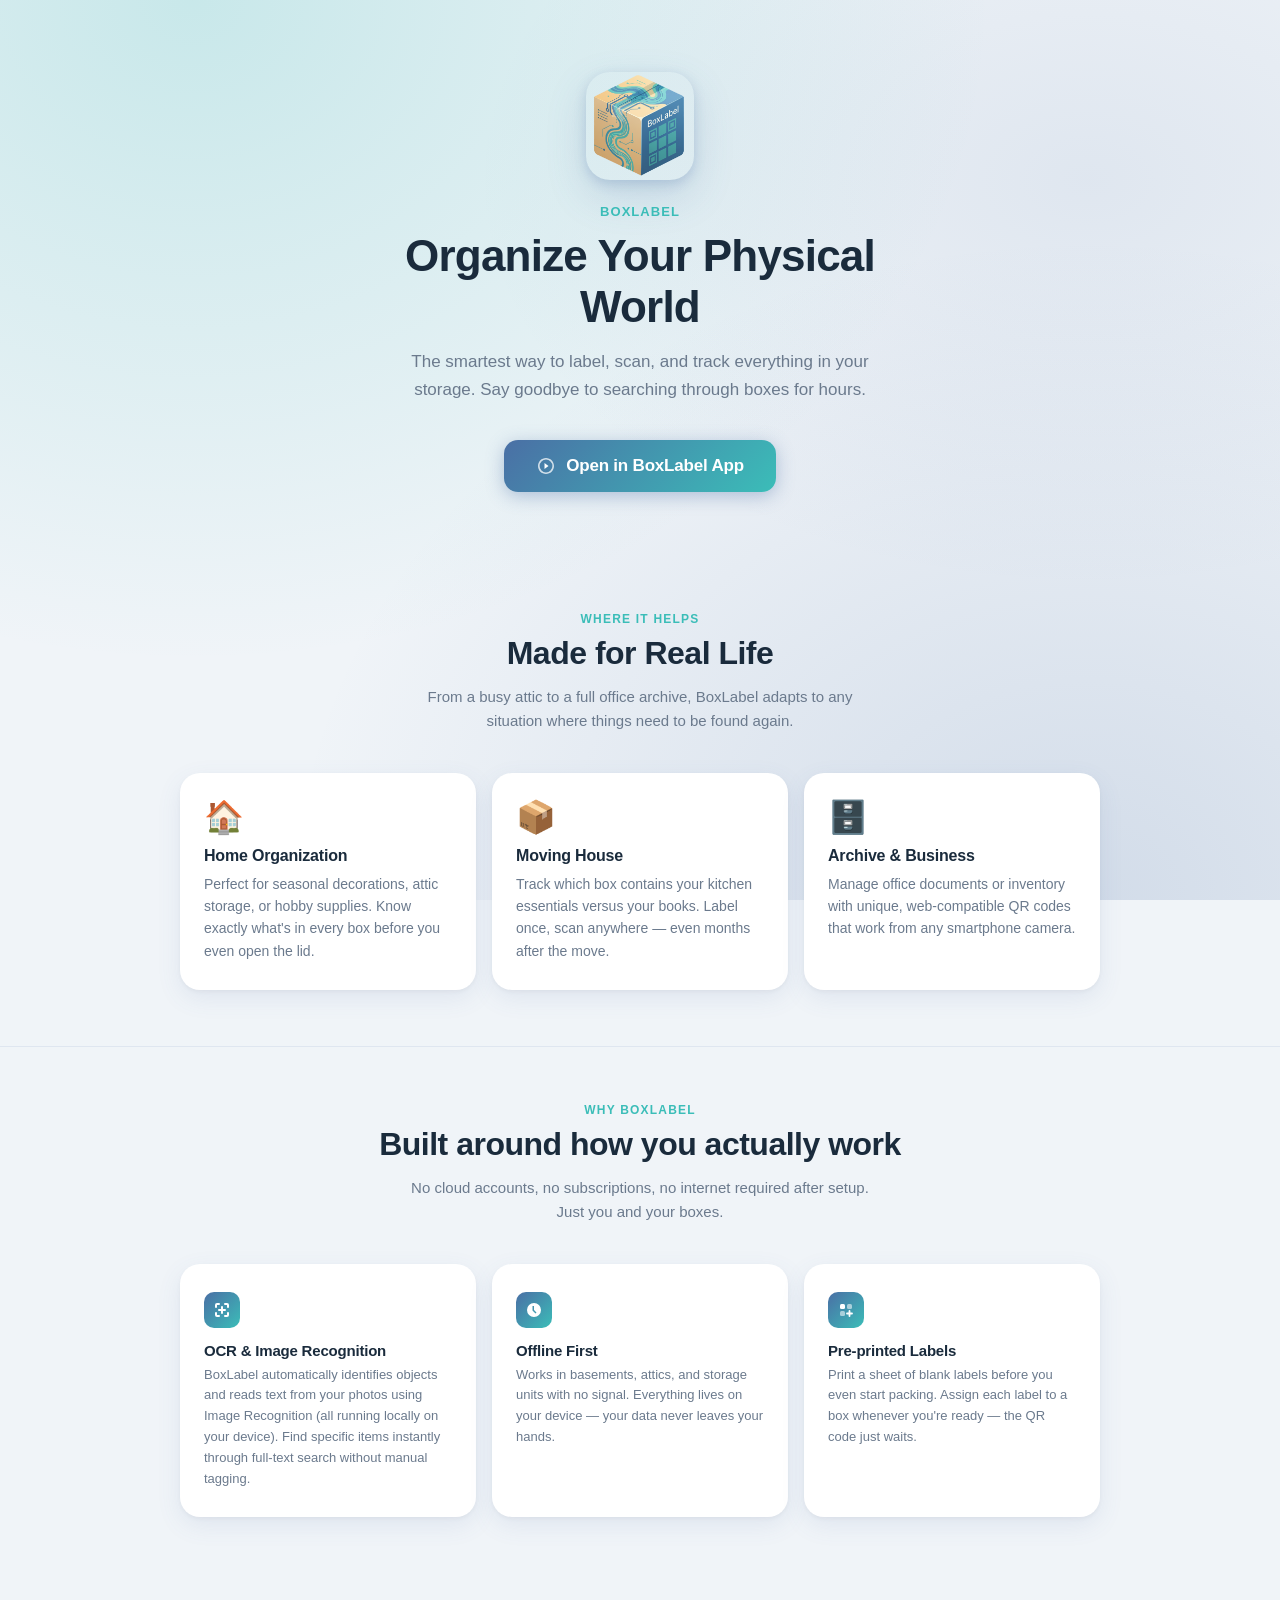
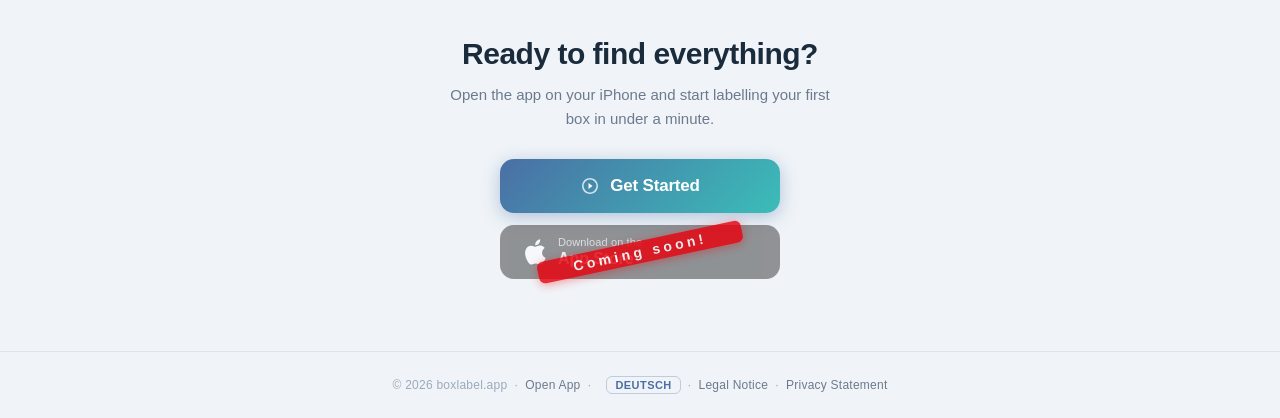
<file: index.html>
<!DOCTYPE html>
<html lang="en">
<head>
  <meta charset="UTF-8">
  <meta name="viewport" content="width=device-width, initial-scale=1">
  <!-- Uncomment when published on the App Store:
  <meta name="apple-itunes-app" content="app-id=XXXXXXX">
  -->
  <title>BoxLabel — Organize Your Physical World</title>
  <meta name="description" content="The smartest way to label, scan, and track everything in your storage. Print QR codes, photograph box contents, and find anything in seconds.">
  <meta property="og:title" content="BoxLabel — Organize Your Physical World">
  <meta property="og:description" content="Label, scan, and track everything in storage. Offline-first. No account required.">
  <meta property="og:image" content="https://boxlabel.app/app_icon.png">
  <meta property="og:url" content="https://boxlabel.app">
  <meta name="theme-color" content="#4A6FA5">
  <link rel="stylesheet" href="/assets/style.css">
  <script>
    (function () {
      var params = new URLSearchParams(window.location.search);
      if (!params.has('lang') && navigator.language && navigator.language.toLowerCase().startsWith('de')) {
        window.location.replace('/de/');
      }
    }());
  </script>
</head>
<body>

  <!-- ── Hero ────────────────────────────────────────────────────────────── -->
  <div class="hero">
    <div class="container">
      <div class="icon-wrap">
        <img src="/app_icon.png" alt="BoxLabel app icon">
      </div>
      <div class="brand">BoxLabel</div>
      <h1>Organize Your Physical World</h1>
      <p class="subtitle">
        The smartest way to label, scan, and track everything in your storage.
        Say goodbye to searching through boxes for hours.
      </p>
      <a href="boxlabel://" class="btn-primary">
        <svg width="20" height="20" viewBox="0 0 20 20" fill="none" aria-hidden="true">
          <path d="M8.5 7l4 3-4 3V7Z" fill="#fff"/>
          <path d="M10 2C5.58 2 2 5.58 2 10s3.58 8 8 8 8-3.58 8-8-3.58-8-8-8Zm0 14.4A6.4 6.4 0 1 1 10 3.6a6.4 6.4 0 0 1 0 12.8Z" fill="rgba(255,255,255,0.75)"/>
        </svg>
        Open in BoxLabel App
      </a>
    </div>
  </div>

  <!-- ── Use Cases ────────────────────────────────────────────────────────── -->
  <section class="section">
    <div class="container--wide">
      <p class="section-label">Where it helps</p>
      <h2 class="section-title">Made for Real Life</h2>
      <p class="section-sub">
        From a busy attic to a full office archive, BoxLabel adapts to
        any situation where things need to be found again.
      </p>
      <div class="use-case-grid">

        <div class="use-case-card">
          <div class="use-case-icon">🏠</div>
          <h3>Home Organization</h3>
          <p>
            Perfect for seasonal decorations, attic storage, or hobby
            supplies. Know exactly what's in every box before you
            even open the lid.
          </p>
        </div>

        <div class="use-case-card">
          <div class="use-case-icon">📦</div>
          <h3>Moving House</h3>
          <p>
            Track which box contains your kitchen essentials versus
            your books. Label once, scan anywhere — even months after
            the move.
          </p>
        </div>

        <div class="use-case-card">
          <div class="use-case-icon">🗄️</div>
          <h3>Archive &amp; Business</h3>
          <p>
            Manage office documents or inventory with unique,
            web-compatible QR codes that work from any smartphone
            camera.
          </p>
        </div>

      </div>
    </div>
  </section>

  <!-- ── Key Features ──────────────────────────────────────────────────────── -->
  <section class="section">
    <div class="container--wide">
      <p class="section-label">Why BoxLabel</p>
      <h2 class="section-title">Built around how you actually work</h2>
      <p class="section-sub">
        No cloud accounts, no subscriptions, no internet required after setup.
        Just you and your boxes.
      </p>
      <ul class="feature-list">

        <li>
          <div class="feature-check">
            <svg width="18" height="18" viewBox="0 0 18 18" fill="none" aria-hidden="true">
              <path d="M3 6V4a1 1 0 0 1 1-1h2M12 3h2a1 1 0 0 1 1 1v2M3 12v2a1 1 0 0 0 1 1h2M12 15h2a1 1 0 0 0 1-1v-2M9 6v6M6 9h6" stroke="#fff" stroke-width="2" stroke-linecap="round" stroke-linejoin="round"/>
            </svg>
          </div>
          <h3>OCR & Image Recognition</h3>
          <p>
            BoxLabel automatically identifies objects and reads text from your photos
            using Image Recognition (all running locally on your device). Find specific items instantly through
            full-text search without manual tagging.
          </p>
        </li>

        <li>
          <div class="feature-check">
            <svg width="18" height="18" viewBox="0 0 18 18" fill="none" aria-hidden="true">
              <path d="M9 2a7 7 0 1 0 0 14A7 7 0 0 0 9 2Zm0 3v4l2.5 2.5-1 1L7.5 9.5V5H9Z" fill="#fff"/>
            </svg>
          </div>
          <h3>Offline First</h3>
          <p>
            Works in basements, attics, and storage units with no signal.
            Everything lives on your device — your data never leaves
            your hands.
          </p>
        </li>

        <li>
          <div class="feature-check">
            <svg width="18" height="18" viewBox="0 0 18 18" fill="none" aria-hidden="true">
              <rect x="3" y="3" width="5" height="5" rx="1.5" fill="#fff"/>
              <rect x="10" y="3" width="5" height="5" rx="1.5" fill="rgba(255,255,255,0.55)"/>
              <rect x="3" y="10" width="5" height="5" rx="1.5" fill="rgba(255,255,255,0.55)"/>
              <path d="M12.5 10v5M10 12.5h5" stroke="#fff" stroke-width="1.8" stroke-linecap="round"/>
            </svg>
          </div>
          <h3>Pre-printed Labels</h3>
          <p>
            Print a sheet of blank labels before you even start packing.
            Assign each label to a box whenever you're ready — the QR
            code just waits.
          </p>
        </li>

      </ul>
    </div>
  </section>

  <!-- ── Bottom CTA ────────────────────────────────────────────────────────── -->
  <div class="cta-section">
    <div class="container">
      <h2>Ready to find everything?</h2>
      <p>Open the app on your iPhone and start labelling your first box in under a minute.</p>
      <div class="cta-buttons">
        <a href="boxlabel://" class="btn-primary">
          <svg width="20" height="20" viewBox="0 0 20 20" fill="none" aria-hidden="true">
            <path d="M8.5 7l4 3-4 3V7Z" fill="#fff"/>
            <path d="M10 2C5.58 2 2 5.58 2 10s3.58 8 8 8 8-3.58 8-8-3.58-8-8-8Zm0 14.4A6.4 6.4 0 1 1 10 3.6a6.4 6.4 0 0 1 0 12.8Z" fill="rgba(255,255,255,0.75)"/>
          </svg>
          Get Started
        </a>
        <div class="store-wrap">
          <div class="btn-store">
            <svg width="22" height="26" viewBox="0 0 22 26" fill="none" aria-hidden="true">
              <path d="M18.07 13.77c-.03-3.14 2.56-4.65 2.68-4.73-1.46-2.14-3.74-2.43-4.55-2.46-1.93-.2-3.78 1.14-4.76 1.14-.99 0-2.51-1.12-4.13-1.09-2.12.03-4.08 1.24-5.17 3.12-2.21 3.84-.57 9.53 1.59 12.65 1.06 1.53 2.32 3.24 3.97 3.18 1.6-.07 2.2-1.03 4.13-1.03 1.91 0 2.47 1.03 4.15.99 1.72-.03 2.8-1.55 3.85-3.08a13.5 13.5 0 0 0 1.75-3.57c-.04-.01-3.46-1.33-3.51-5.12Z" fill="white"/>
              <path d="M14.93 4.38c.88-1.07 1.47-2.55 1.31-4.03-1.27.05-2.8.85-3.71 1.91-.81.93-1.53 2.43-1.34 3.87 1.42.11 2.87-.72 3.74-1.75Z" fill="white"/>
            </svg>
            <div class="store-text">
              <span class="store-sub">Download on the</span>
              <span class="store-main">App Store</span>
            </div>
          </div>
          <div class="coming-soon">Coming soon!</div>
        </div>
      </div>
    </div>
  </div>

  <!-- ── Footer ────────────────────────────────────────────────────────────── -->
  <footer>
    &copy; 2026 boxlabel.app &nbsp;·&nbsp;
    <a href="boxlabel://">Open App</a>
    &nbsp;·&nbsp;
    <a href="/de/" class="lang-switch">Deutsch</a>
    &nbsp;·&nbsp;
    <a href="/legal_notice.html">Legal Notice</a>
    &nbsp;·&nbsp;
    <a href="/privacy.html">Privacy Statement</a>
  </footer>

</body>
</html>
</file>
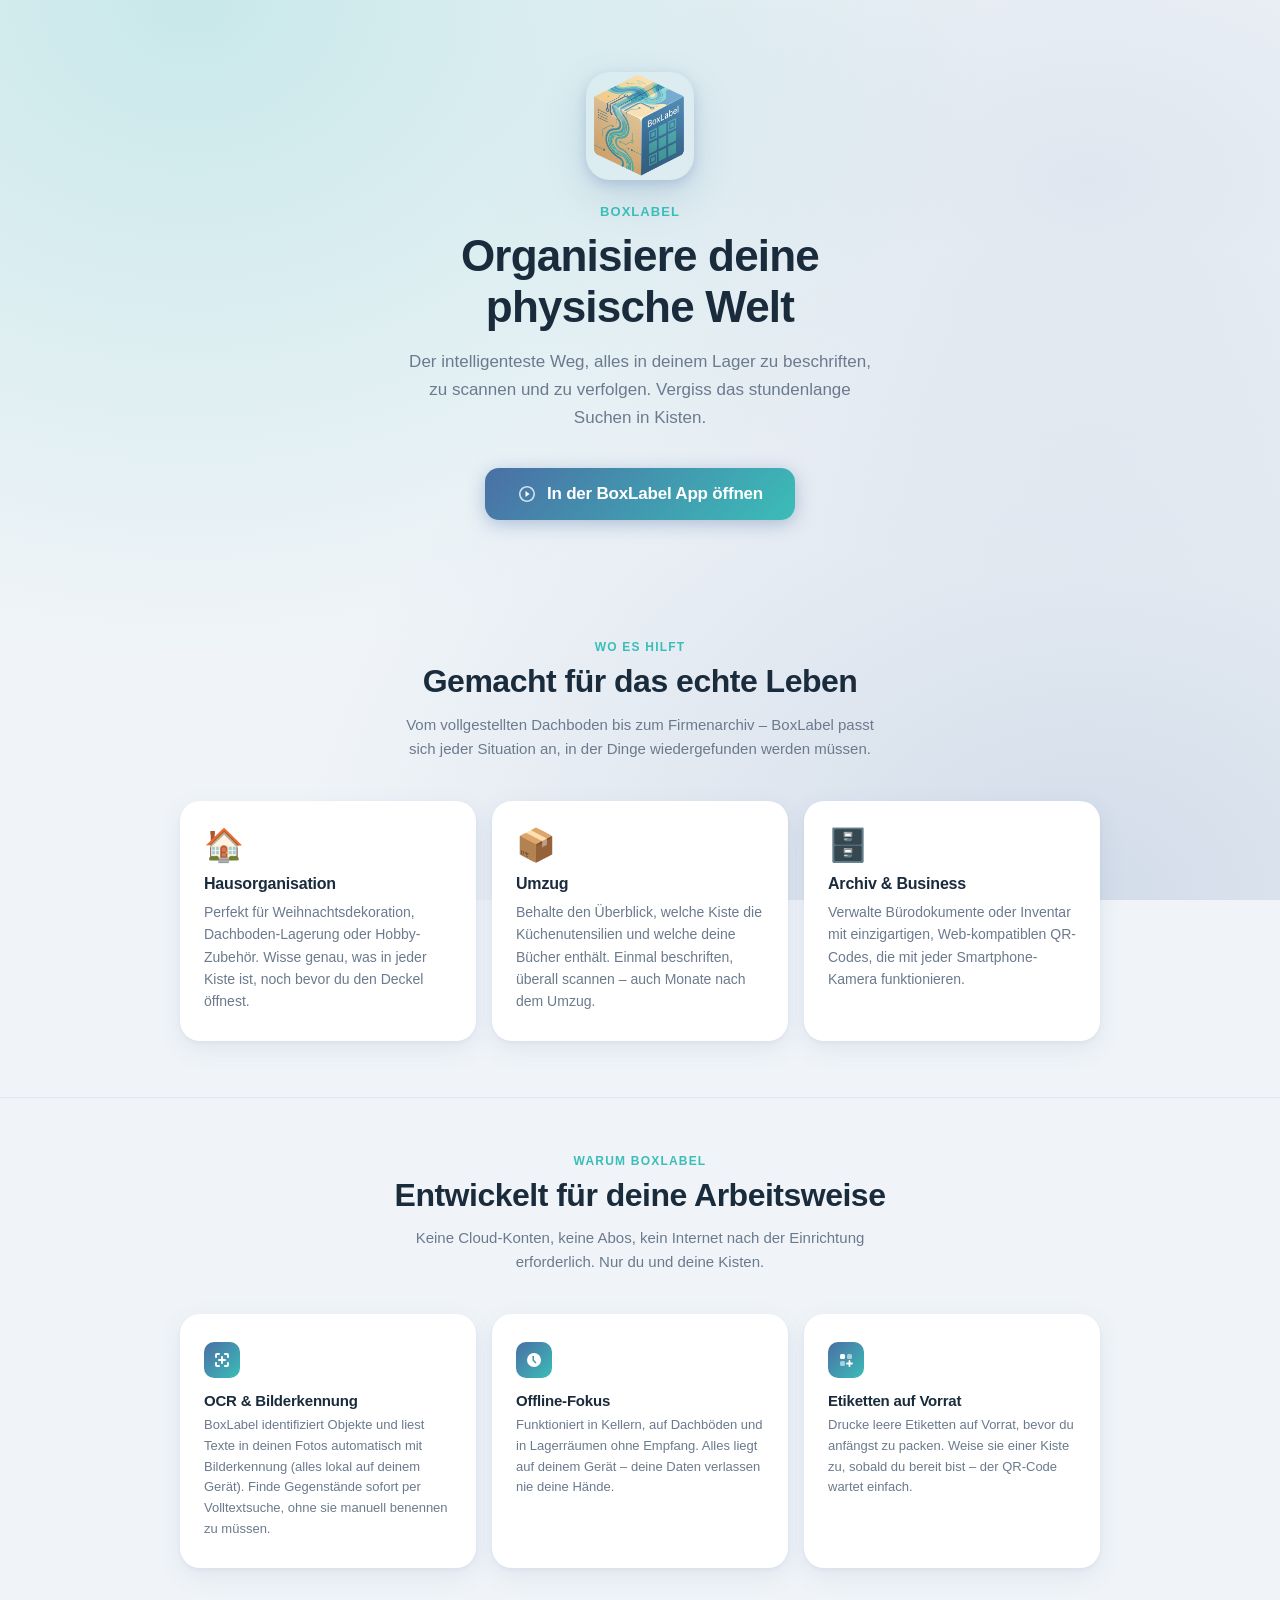
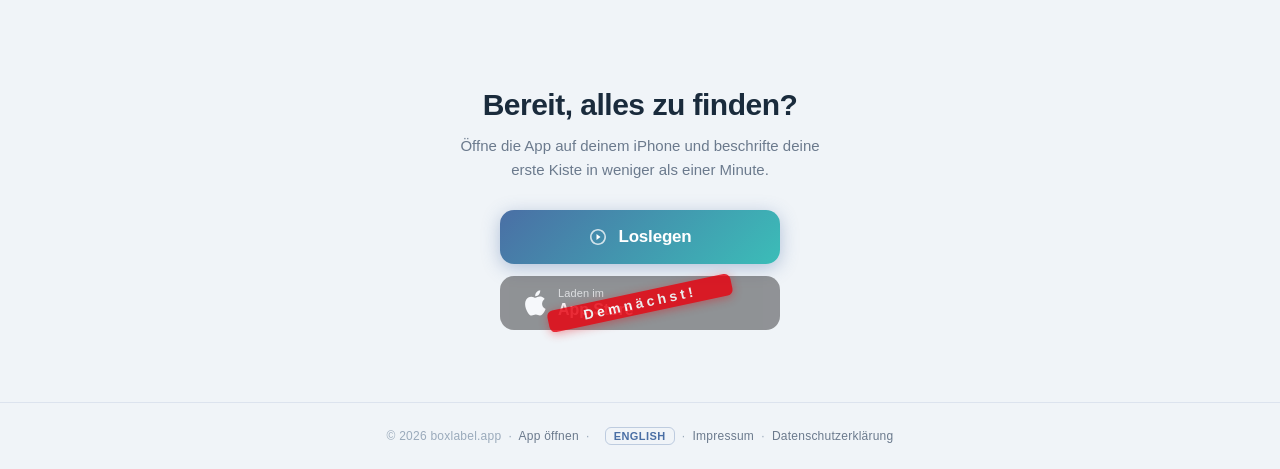
<file: de/index.html>
<!DOCTYPE html>
<html lang="de">
<head>
  <meta charset="UTF-8">
  <meta name="viewport" content="width=device-width, initial-scale=1">
  <!-- Kommentar entfernen, sobald die App im App Store verfügbar ist:
  <meta name="apple-itunes-app" content="app-id=XXXXXXX">
  -->
  <title>BoxLabel — Organisiere deine physische Welt</title>
  <meta name="description" content="Der intelligenteste Weg, alles in deinem Lager zu beschriften, zu scannen und zu verfolgen. Drucke QR-Codes, fotografiere Kisteninhalte und finde alles in Sekunden.">
  <meta property="og:title" content="BoxLabel — Organisiere deine physische Welt">
  <meta property="og:description" content="Beschrifte, scanne und verfolge alles in deinem Lager. Offline-first. Kein Account erforderlich.">
  <meta property="og:image" content="https://boxlabel.app/app_icon.png">
  <meta property="og:url" content="https://boxlabel.app/de/">
  <meta name="theme-color" content="#4A6FA5">
  <link rel="stylesheet" href="/assets/style.css">
</head>
<body>

  <!-- ── Hero ────────────────────────────────────────────────────────────── -->
  <div class="hero">
    <div class="container">
      <div class="icon-wrap">
        <img src="/app_icon.png" alt="BoxLabel App Icon">
      </div>
      <div class="brand">BoxLabel</div>
      <h1>Organisiere deine physische Welt</h1>
      <p class="subtitle">
        Der intelligenteste Weg, alles in deinem Lager zu beschriften, zu scannen und zu verfolgen.
        Vergiss das stundenlange Suchen in Kisten.
      </p>
      <a href="boxlabel://" class="btn-primary">
        <svg width="20" height="20" viewBox="0 0 20 20" fill="none" aria-hidden="true">
          <path d="M8.5 7l4 3-4 3V7Z" fill="#fff"/>
          <path d="M10 2C5.58 2 2 5.58 2 10s3.58 8 8 8 8-3.58 8-8-3.58-8-8-8Zm0 14.4A6.4 6.4 0 1 1 10 3.6a6.4 6.4 0 0 1 0 12.8Z" fill="rgba(255,255,255,0.75)"/>
        </svg>
        In der BoxLabel App öffnen
      </a>
    </div>
  </div>

  <!-- ── Anwendungsfälle ──────────────────────────────────────────────────── -->
  <section class="section">
    <div class="container--wide">
      <p class="section-label">Wo es hilft</p>
      <h2 class="section-title">Gemacht für das echte Leben</h2>
      <p class="section-sub">
        Vom vollgestellten Dachboden bis zum Firmenarchiv – BoxLabel passt sich jeder Situation an,
        in der Dinge wiedergefunden werden müssen.
      </p>
      <div class="use-case-grid">

        <div class="use-case-card">
          <div class="use-case-icon">🏠</div>
          <h3>Hausorganisation</h3>
          <p>
            Perfekt für Weihnachtsdekoration, Dachboden-Lagerung oder Hobby-Zubehör.
            Wisse genau, was in jeder Kiste ist, noch bevor du den Deckel öffnest.
          </p>
        </div>

        <div class="use-case-card">
          <div class="use-case-icon">📦</div>
          <h3>Umzug</h3>
          <p>
            Behalte den Überblick, welche Kiste die Küchenutensilien und welche deine Bücher enthält.
            Einmal beschriften, überall scannen – auch Monate nach dem Umzug.
          </p>
        </div>

        <div class="use-case-card">
          <div class="use-case-icon">🗄️</div>
          <h3>Archiv &amp; Business</h3>
          <p>
            Verwalte Bürodokumente oder Inventar mit einzigartigen,
            Web-kompatiblen QR-Codes, die mit jeder Smartphone-Kamera funktionieren.
          </p>
        </div>

      </div>
    </div>
  </section>

  <!-- ── Hauptfunktionen ──────────────────────────────────────────────────── -->
  <section class="section">
    <div class="container--wide">
      <p class="section-label">Warum BoxLabel</p>
      <h2 class="section-title">Entwickelt für deine Arbeitsweise</h2>
      <p class="section-sub">
        Keine Cloud-Konten, keine Abos, kein Internet nach der Einrichtung erforderlich.
        Nur du und deine Kisten.
      </p>
      <ul class="feature-list">

        <li>
          <div class="feature-check">
            <svg width="18" height="18" viewBox="0 0 18 18" fill="none" aria-hidden="true">
              <path d="M3 6V4a1 1 0 0 1 1-1h2M12 3h2a1 1 0 0 1 1 1v2M3 12v2a1 1 0 0 0 1 1h2M12 15h2a1 1 0 0 0 1-1v-2M9 6v6M6 9h6" stroke="#fff" stroke-width="2" stroke-linecap="round" stroke-linejoin="round"/>
            </svg>
          </div>
          <h3>OCR & Bilderkennung</h3>
          <p>
            BoxLabel identifiziert Objekte und liest Texte in deinen Fotos automatisch mit Bilderkennung (alles lokal auf deinem Gerät). 
            Finde Gegenstände sofort per Volltextsuche, ohne sie manuell benennen zu müssen.
          </p>
        </li>

        <li>
          <div class="feature-check">
            <svg width="18" height="18" viewBox="0 0 18 18" fill="none" aria-hidden="true">
              <path d="M9 2a7 7 0 1 0 0 14A7 7 0 0 0 9 2Zm0 3v4l2.5 2.5-1 1L7.5 9.5V5H9Z" fill="#fff"/>
            </svg>
          </div>
          <h3>Offline-Fokus</h3>
          <p>
            Funktioniert in Kellern, auf Dachböden und in Lagerräumen ohne Empfang.
            Alles liegt auf deinem Gerät – deine Daten verlassen nie deine Hände.
          </p>
        </li>

        <li>
          <div class="feature-check">
            <svg width="18" height="18" viewBox="0 0 18 18" fill="none" aria-hidden="true">
              <rect x="3" y="3" width="5" height="5" rx="1.5" fill="#fff"/>
              <rect x="10" y="3" width="5" height="5" rx="1.5" fill="rgba(255,255,255,0.55)"/>
              <rect x="3" y="10" width="5" height="5" rx="1.5" fill="rgba(255,255,255,0.55)"/>
              <path d="M12.5 10v5M10 12.5h5" stroke="#fff" stroke-width="1.8" stroke-linecap="round"/>
            </svg>
          </div>
          <h3>Etiketten auf Vorrat</h3>
          <p>
            Drucke leere Etiketten auf Vorrat, bevor du anfängst zu packen.
            Weise sie einer Kiste zu, sobald du bereit bist – der QR-Code wartet einfach.
          </p>
        </li>

      </ul>
    </div>
  </section>

  <!-- ── Abschluss-CTA ────────────────────────────────────────────────────── -->
  <div class="cta-section">
    <div class="container">
      <h2>Bereit, alles zu finden?</h2>
      <p>Öffne die App auf deinem iPhone und beschrifte deine erste Kiste in weniger als einer Minute.</p>
      <div class="cta-buttons">
        <a href="boxlabel://" class="btn-primary">
          <svg width="20" height="20" viewBox="0 0 20 20" fill="none" aria-hidden="true">
            <path d="M8.5 7l4 3-4 3V7Z" fill="#fff"/>
            <path d="M10 2C5.58 2 2 5.58 2 10s3.58 8 8 8 8-3.58 8-8-3.58-8-8-8Zm0 14.4A6.4 6.4 0 1 1 10 3.6a6.4 6.4 0 0 1 0 12.8Z" fill="rgba(255,255,255,0.75)"/>
          </svg>
          Loslegen
        </a>
        <div class="store-wrap">
          <div class="btn-store">
            <svg width="22" height="26" viewBox="0 0 22 26" fill="none" aria-hidden="true">
              <path d="M18.07 13.77c-.03-3.14 2.56-4.65 2.68-4.73-1.46-2.14-3.74-2.43-4.55-2.46-1.93-.2-3.78 1.14-4.76 1.14-.99 0-2.51-1.12-4.13-1.09-2.12.03-4.08 1.24-5.17 3.12-2.21 3.84-.57 9.53 1.59 12.65 1.06 1.53 2.32 3.24 3.97 3.18 1.6-.07 2.2-1.03 4.13-1.03 1.91 0 2.47 1.03 4.15.99 1.72-.03 2.8-1.55 3.85-3.08a13.5 13.5 0 0 0 1.75-3.57c-.04-.01-3.46-1.33-3.51-5.12Z" fill="white"/>
              <path d="M14.93 4.38c.88-1.07 1.47-2.55 1.31-4.03-1.27.05-2.8.85-3.71 1.91-.81.93-1.53 2.43-1.34 3.87 1.42.11 2.87-.72 3.74-1.75Z" fill="white"/>
            </svg>
            <div class="store-text">
              <span class="store-sub">Laden im</span>
              <span class="store-main">App Store</span>
            </div>
          </div>
          <div class="coming-soon">Demnächst!</div>
        </div>
      </div>
    </div>
  </div>

  <!-- ── Footer ────────────────────────────────────────────────────────────── -->
  <footer>
    &copy; 2026 boxlabel.app &nbsp;·&nbsp;
    <a href="boxlabel://">App öffnen</a>
    &nbsp;·&nbsp;
    <a href="/?lang=en" class="lang-switch">English</a>
    &nbsp;·&nbsp;
    <a href="/de/impressum.html">Impressum</a>
    &nbsp;·&nbsp;
    <a href="/de/datenschutz.html">Datenschutzerklärung</a>
  </footer>

</body>
</html>
</file>
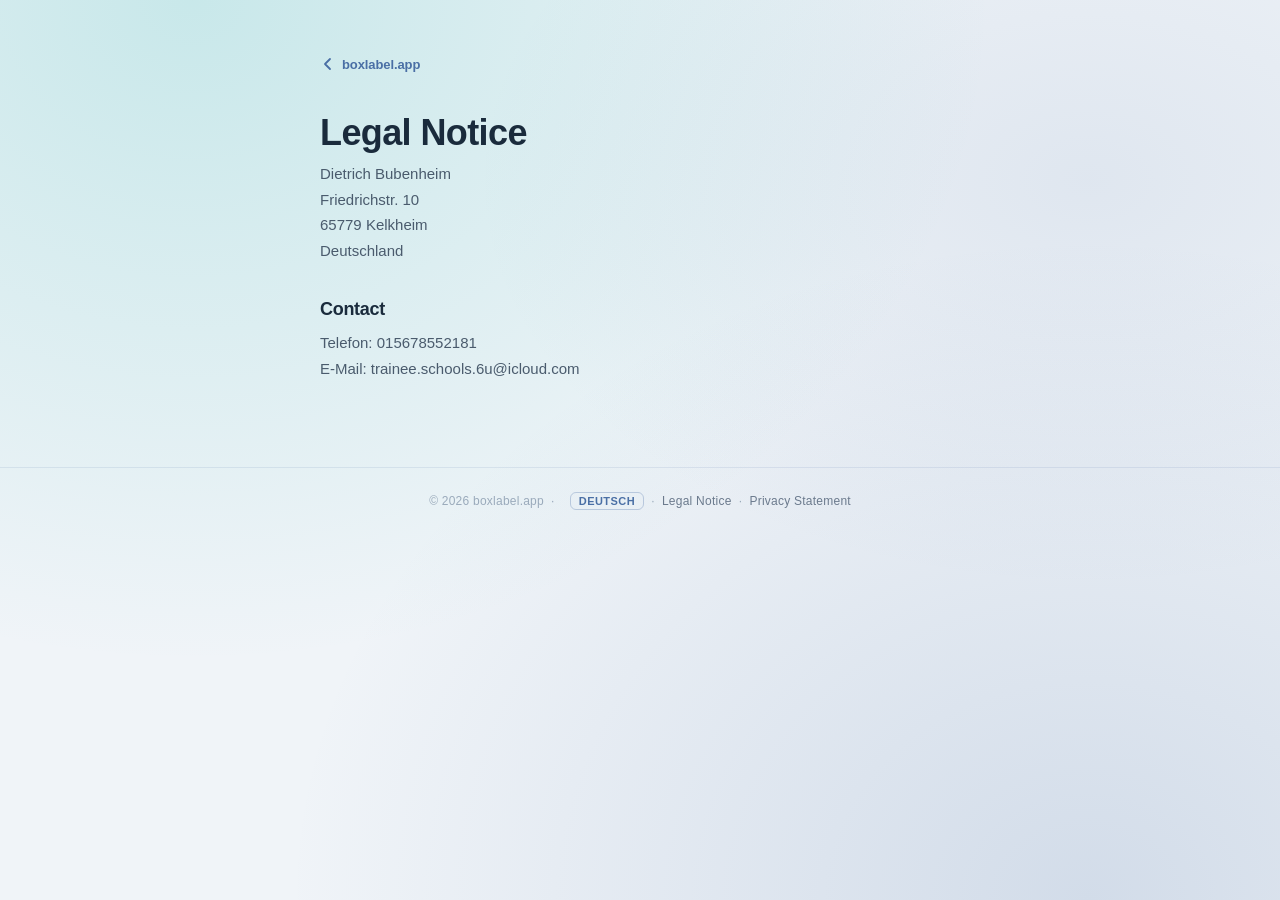
<file: legal_notice.html>
<!DOCTYPE html>
<html lang="de">
<head>
  <meta charset="UTF-8">
  <meta name="viewport" content="width=device-width, initial-scale=1">
  <title>Impressum — BoxLabel</title>
  <meta name="robots" content="noindex">
  <link rel="stylesheet" href="/assets/style.css">
</head>
<body>

  <main class="legal-page">

    <a href="/?lang=en" class="back-link">
      <svg width="16" height="16" viewBox="0 0 16 16" fill="none" aria-hidden="true">
        <path d="M10 3L5 8l5 5" stroke="currentColor" stroke-width="1.8" stroke-linecap="round" stroke-linejoin="round"/>
      </svg>
      boxlabel.app
    </a>

    <h1>Legal Notice</h1>

    <address>
      Dietrich Bubenheim<br>
      Friedrichstr. 10<br>
      65779 Kelkheim<br>
      Deutschland
    </address>

    <h2>Contact</h2>
    <p>
      Telefon: 015678552181<br>
      E-Mail: trainee.schools.6u@icloud.com
    </p>

  </main>

  <footer>
    &copy; 2026 boxlabel.app &nbsp;·&nbsp;
    <a href="/de/impressum.html" class="lang-switch">Deutsch</a>
    &nbsp;·&nbsp;
    <a href="/legal_notice.html">Legal Notice</a>
    &nbsp;·&nbsp;
    <a href="/privacy.html">Privacy Statement</a>
  </footer>

</body>
</html>
</file>
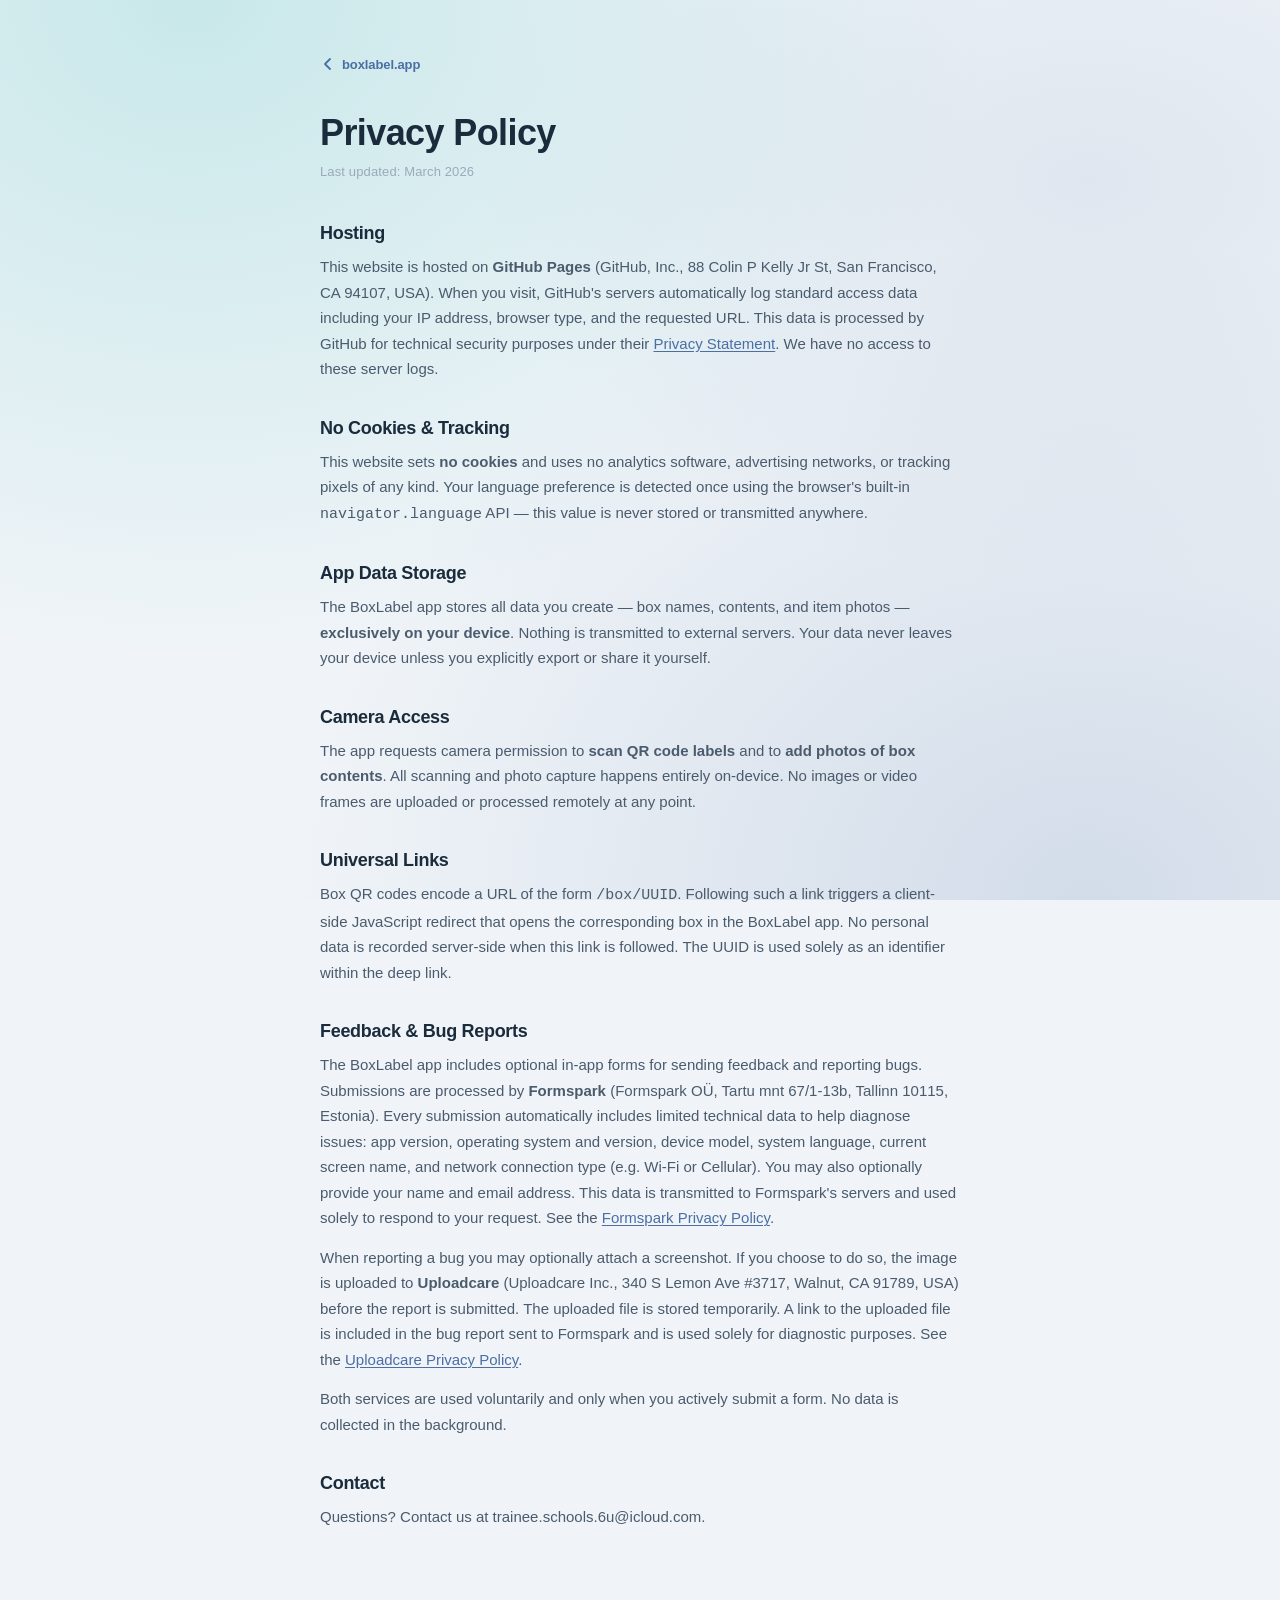
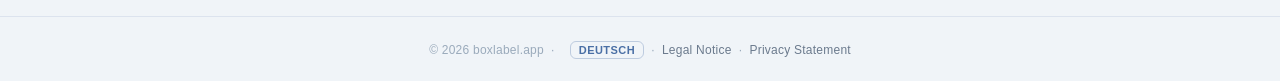
<file: privacy.html>
<!DOCTYPE html>
<html lang="en">
<head>
  <meta charset="UTF-8">
  <meta name="viewport" content="width=device-width, initial-scale=1">
  <title>Privacy Policy — BoxLabel</title>
  <meta name="robots" content="noindex">
  <link rel="stylesheet" href="/assets/style.css">
</head>
<body>

  <main class="legal-page">

    <a href="/?lang=en" class="back-link">
      <svg width="16" height="16" viewBox="0 0 16 16" fill="none" aria-hidden="true">
        <path d="M10 3L5 8l5 5" stroke="currentColor" stroke-width="1.8" stroke-linecap="round" stroke-linejoin="round"/>
      </svg>
      boxlabel.app
    </a>

    <h1>Privacy Policy</h1>
    <p class="legal-meta">Last updated: March 2026</p>

    <h2>Hosting</h2>
    <p>
      This website is hosted on <strong>GitHub Pages</strong> (GitHub, Inc., 88 Colin P Kelly Jr St,
      San Francisco, CA 94107, USA). When you visit, GitHub's servers automatically log standard
      access data including your IP address, browser type, and the requested URL. This data is
      processed by GitHub for technical security purposes under their
      <a href="https://docs.github.com/en/site-policy/privacy-policies/github-general-privacy-statement" target="_blank" rel="noopener noreferrer">Privacy Statement</a>.
      We have no access to these server logs.
    </p>

    <h2>No Cookies &amp; Tracking</h2>
    <p>
      This website sets <strong>no cookies</strong> and uses no analytics software, advertising
      networks, or tracking pixels of any kind. Your language preference is detected once using the
      browser's built-in <code>navigator.language</code> API — this value is never stored or
      transmitted anywhere.
    </p>

    <h2>App Data Storage</h2>
    <p>
      The BoxLabel app stores all data you create — box names, contents, and item photos —
      <strong>exclusively on your device</strong>. Nothing is transmitted to external servers.
      Your data never leaves your device unless you explicitly export or share it yourself.
    </p>

    <h2>Camera Access</h2>
    <p>
      The app requests camera permission to <strong>scan QR code labels</strong> and to
      <strong>add photos of box contents</strong>. All scanning and photo capture happens entirely
      on-device. No images or video frames are uploaded or processed remotely at any point.
    </p>

    <h2>Universal Links</h2>
    <p>
      Box QR codes encode a URL of the form <code>/box/UUID</code>. Following such a link triggers
      a client-side JavaScript redirect that opens the corresponding box in the BoxLabel app. No
      personal data is recorded server-side when this link is followed. The UUID is used solely as
      an identifier within the deep link.
    </p>

    <h2>Feedback &amp; Bug Reports</h2>
    <p>
      The BoxLabel app includes optional in-app forms for sending feedback and reporting bugs.
      Submissions are processed by <strong>Formspark</strong> (Formspark OÜ, Tartu mnt 67/1-13b,
      Tallinn 10115, Estonia). Every submission automatically includes limited technical data to
      help diagnose issues: app version, operating system and version, device model, system
      language, current screen name, and network connection type (e.g. Wi-Fi or Cellular).
      You may also optionally provide your name and email address. This data is transmitted to
      Formspark's servers and used solely to respond to your request.
      See the <a href="https://formspark.io/legal/privacy-policy/" target="_blank" rel="noopener noreferrer">Formspark Privacy Policy</a>.
    </p>
    <p>
      When reporting a bug you may optionally attach a screenshot. If you choose to do so, the
      image is uploaded to <strong>Uploadcare</strong> (Uploadcare Inc., 340 S Lemon Ave #3717,
      Walnut, CA 91789, USA) before the report is submitted. The uploaded file is stored
      temporarily. A link to the uploaded file is included in
      the bug report sent to Formspark and is used solely for diagnostic purposes.
      See the <a href="https://uploadcare.com/about/privacy_policy/" target="_blank" rel="noopener noreferrer">Uploadcare Privacy Policy</a>.
    </p>
    <p>
      Both services are used voluntarily and only when you actively submit a form. No data is
      collected in the background.
    </p>

    <h2>Contact</h2>
    <p>
      Questions? Contact us at trainee.schools.6u@icloud.com.
    </p>

  </main>

  <footer>
    &copy; 2026 boxlabel.app &nbsp;·&nbsp;
    <a href="/de/datenschutz.html" class="lang-switch">Deutsch</a>
    &nbsp;·&nbsp;
    <a href="/legal_notice.html">Legal Notice</a>
    &nbsp;·&nbsp;
    <a href="/privacy.html">Privacy Statement</a>
  </footer>

</body>
</html>
</file>
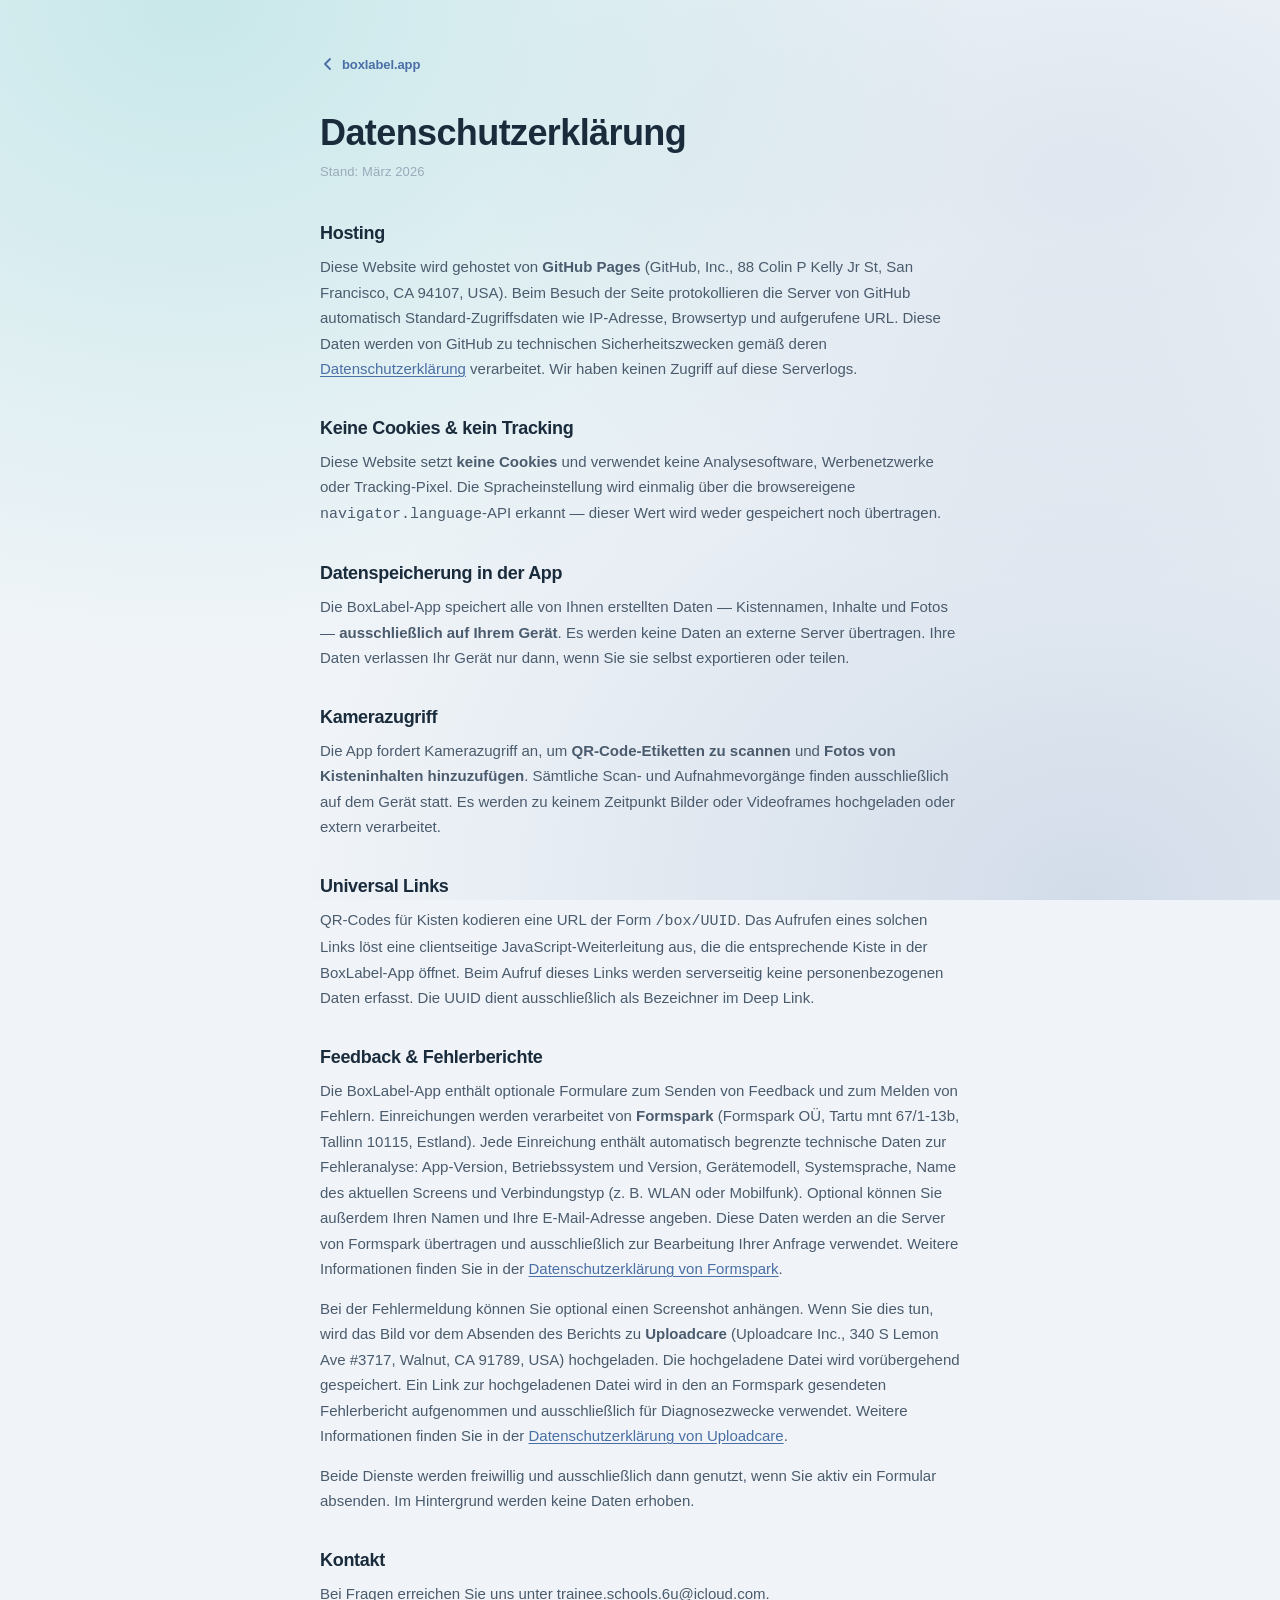
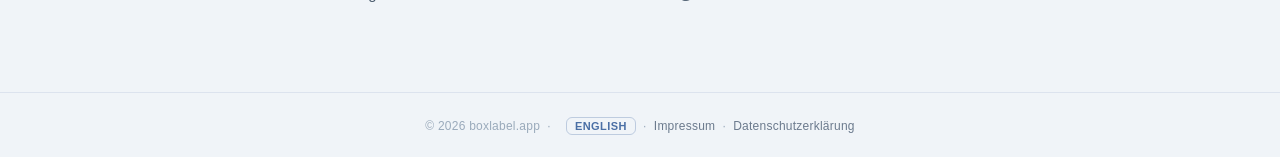
<file: de/datenschutz.html>
<!DOCTYPE html>
<html lang="de">
<head>
  <meta charset="UTF-8">
  <meta name="viewport" content="width=device-width, initial-scale=1">
  <title>Datenschutzerklärung — BoxLabel</title>
  <meta name="robots" content="noindex">
  <link rel="stylesheet" href="/assets/style.css">
</head>
<body>

  <main class="legal-page">

    <a href="/de/" class="back-link">
      <svg width="16" height="16" viewBox="0 0 16 16" fill="none" aria-hidden="true">
        <path d="M10 3L5 8l5 5" stroke="currentColor" stroke-width="1.8" stroke-linecap="round" stroke-linejoin="round"/>
      </svg>
      boxlabel.app
    </a>

    <h1>Datenschutzerklärung</h1>
    <p class="legal-meta">Stand: März 2026</p>

    <h2>Hosting</h2>
    <p>
      Diese Website wird gehostet von <strong>GitHub Pages</strong> (GitHub, Inc., 88 Colin P Kelly Jr St,
      San Francisco, CA 94107, USA). Beim Besuch der Seite protokollieren die Server von GitHub automatisch
      Standard-Zugriffsdaten wie IP-Adresse, Browsertyp und aufgerufene URL. Diese Daten werden von GitHub
      zu technischen Sicherheitszwecken gemäß deren
      <a href="https://docs.github.com/en/site-policy/privacy-policies/github-general-privacy-statement" target="_blank" rel="noopener noreferrer">Datenschutzerklärung</a>
      verarbeitet. Wir haben keinen Zugriff auf diese Serverlogs.
    </p>

    <h2>Keine Cookies &amp; kein Tracking</h2>
    <p>
      Diese Website setzt <strong>keine Cookies</strong> und verwendet keine Analysesoftware,
      Werbenetzwerke oder Tracking-Pixel. Die Spracheinstellung wird einmalig über die
      browsereigene <code>navigator.language</code>-API erkannt — dieser Wert wird weder
      gespeichert noch übertragen.
    </p>

    <h2>Datenspeicherung in der App</h2>
    <p>
      Die BoxLabel-App speichert alle von Ihnen erstellten Daten — Kistennamen, Inhalte und Fotos —
      <strong>ausschließlich auf Ihrem Gerät</strong>. Es werden keine Daten an externe Server
      übertragen. Ihre Daten verlassen Ihr Gerät nur dann, wenn Sie sie selbst exportieren oder teilen.
    </p>

    <h2>Kamerazugriff</h2>
    <p>
      Die App fordert Kamerazugriff an, um <strong>QR-Code-Etiketten zu scannen</strong> und
      <strong>Fotos von Kisteninhalten hinzuzufügen</strong>. Sämtliche Scan- und Aufnahmevorgänge
      finden ausschließlich auf dem Gerät statt. Es werden zu keinem Zeitpunkt Bilder oder
      Videoframes hochgeladen oder extern verarbeitet.
    </p>

    <h2>Universal Links</h2>
    <p>
      QR-Codes für Kisten kodieren eine URL der Form <code>/box/UUID</code>. Das Aufrufen eines
      solchen Links löst eine clientseitige JavaScript-Weiterleitung aus, die die entsprechende
      Kiste in der BoxLabel-App öffnet. Beim Aufruf dieses Links werden serverseitig keine
      personenbezogenen Daten erfasst. Die UUID dient ausschließlich als Bezeichner im Deep Link.
    </p>

    <h2>Feedback &amp; Fehlerberichte</h2>
    <p>
      Die BoxLabel-App enthält optionale Formulare zum Senden von Feedback und zum Melden von
      Fehlern. Einreichungen werden verarbeitet von <strong>Formspark</strong> (Formspark OÜ,
      Tartu mnt 67/1-13b, Tallinn 10115, Estland). Jede Einreichung enthält automatisch
      begrenzte technische Daten zur Fehleranalyse: App-Version, Betriebssystem und Version,
      Gerätemodell, Systemsprache, Name des aktuellen Screens und Verbindungstyp (z. B. WLAN
      oder Mobilfunk). Optional können Sie außerdem Ihren Namen und Ihre E-Mail-Adresse angeben.
      Diese Daten werden an die Server von Formspark übertragen und ausschließlich zur
      Bearbeitung Ihrer Anfrage verwendet.
      Weitere Informationen finden Sie in der <a href="https://formspark.io/legal/privacy-policy/" target="_blank" rel="noopener noreferrer">Datenschutzerklärung von Formspark</a>.
    </p>
    <p>
      Bei der Fehlermeldung können Sie optional einen Screenshot anhängen. Wenn Sie dies tun,
      wird das Bild vor dem Absenden des Berichts zu <strong>Uploadcare</strong> (Uploadcare Inc.,
      340 S Lemon Ave #3717, Walnut, CA 91789, USA) hochgeladen. Die hochgeladene Datei wird
      vorübergehend gespeichert. Ein Link zur hochgeladenen
      Datei wird in den an Formspark gesendeten Fehlerbericht aufgenommen und ausschließlich für
      Diagnosezwecke verwendet.
      Weitere Informationen finden Sie in der <a href="https://uploadcare.com/about/privacy_policy/" target="_blank" rel="noopener noreferrer">Datenschutzerklärung von Uploadcare</a>.
    </p>
    <p>
      Beide Dienste werden freiwillig und ausschließlich dann genutzt, wenn Sie aktiv ein Formular
      absenden. Im Hintergrund werden keine Daten erhoben.
    </p>

    <h2>Kontakt</h2>
    <p>
      Bei Fragen erreichen Sie uns unter trainee.schools.6u@icloud.com.
    </p>

  </main>

  <footer>
    &copy; 2026 boxlabel.app &nbsp;·&nbsp;
    <a href="/privacy.html" class="lang-switch">English</a>
    &nbsp;·&nbsp;
    <a href="/de/impressum.html">Impressum</a>
    &nbsp;·&nbsp;
    <a href="/de/datenschutz.html">Datenschutzerklärung</a>
  </footer>

</body>
</html>
</file>
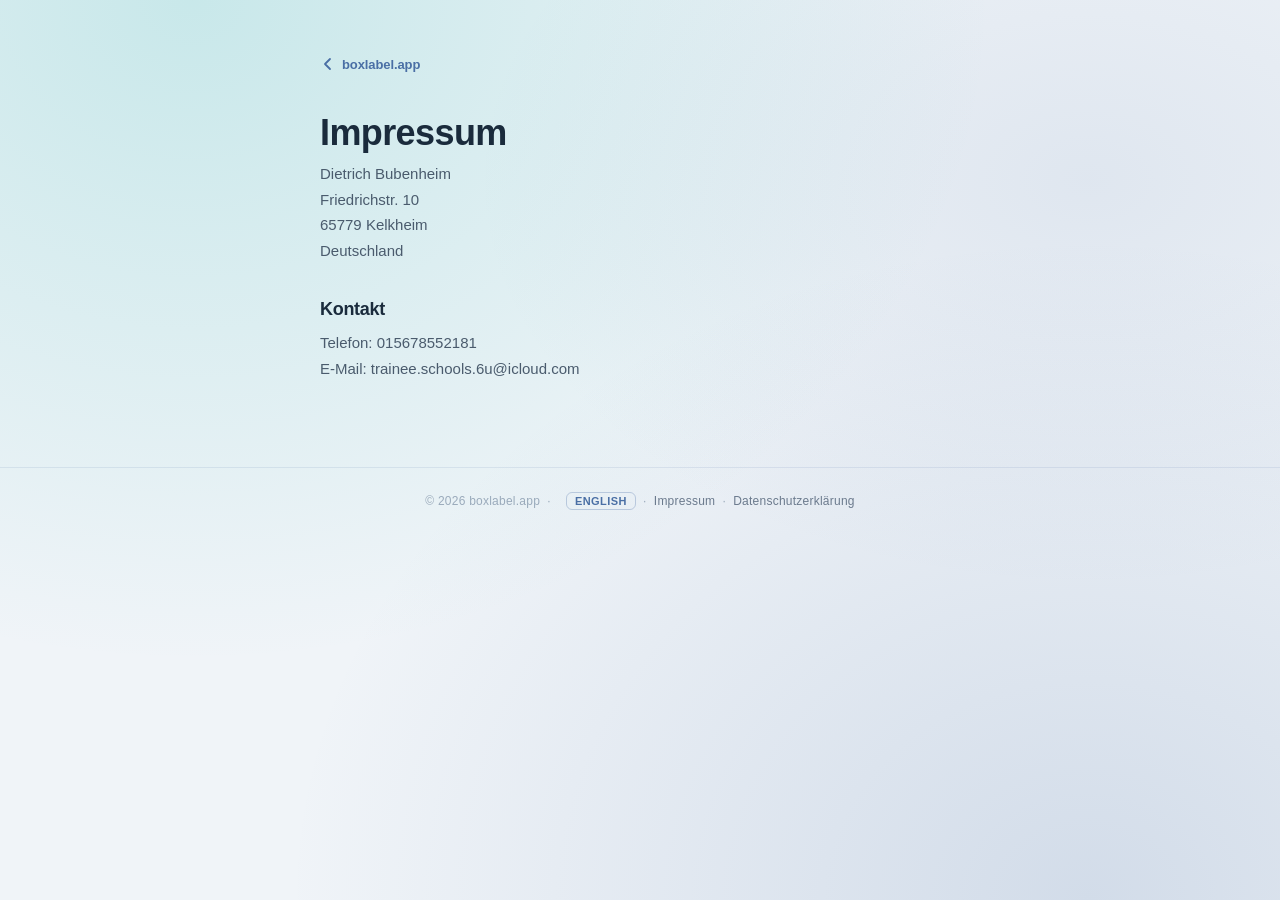
<file: de/impressum.html>
<!DOCTYPE html>
<html lang="de">
<head>
  <meta charset="UTF-8">
  <meta name="viewport" content="width=device-width, initial-scale=1">
  <title>Impressum — BoxLabel</title>
  <meta name="robots" content="noindex">
  <link rel="stylesheet" href="/assets/style.css">
</head>
<body>

  <main class="legal-page">

    <a href="/de/" class="back-link">
      <svg width="16" height="16" viewBox="0 0 16 16" fill="none" aria-hidden="true">
        <path d="M10 3L5 8l5 5" stroke="currentColor" stroke-width="1.8" stroke-linecap="round" stroke-linejoin="round"/>
      </svg>
      boxlabel.app
    </a>

    <h1>Impressum</h1>

    <address>
      Dietrich Bubenheim<br>
      Friedrichstr. 10<br>
      65779 Kelkheim<br>
      Deutschland
    </address>

    <h2>Kontakt</h2>
    <p>
      Telefon: 015678552181<br>
      E-Mail: trainee.schools.6u@icloud.com
    </p>

  </main>

  <footer>
    &copy; 2026 boxlabel.app &nbsp;·&nbsp;
    <a href="/legal_notice.html" class="lang-switch">English</a>
    &nbsp;·&nbsp;
    <a href="/de/impressum.html">Impressum</a>
    &nbsp;·&nbsp;
    <a href="/de/datenschutz.html">Datenschutzerklärung</a>
  </footer>

</body>
</html>
</file>
<file: assets/style.css>
/* ── Reset ─────────────────────────────────────────────────────────────────── */

*, *::before, *::after {
  box-sizing: border-box;
  margin: 0;
  padding: 0;
}

/* ── Base ──────────────────────────────────────────────────────────────────── */

body {
  font-family: -apple-system, BlinkMacSystemFont, "Segoe UI", Roboto, Helvetica, Arial, sans-serif;
  background: #f0f4f8;
  background-image:
    radial-gradient(ellipse at 15% 0%,   rgba(59, 189, 184, 0.22) 0%, transparent 52%),
    radial-gradient(ellipse at 85% 100%, rgba(74, 111, 165, 0.18) 0%, transparent 52%),
    radial-gradient(ellipse at 85% 20%,  rgba(74, 111, 165, 0.10) 0%, transparent 40%);
  background-attachment: fixed;
  color: #1a2b3c;
  -webkit-font-smoothing: antialiased;
}

/* 404 pages: vertically centred single-card layout */
body.is-404 {
  min-height: 100vh;
  display: flex;
  flex-direction: column;
  align-items: center;
  justify-content: center;
  padding: 24px 20px;
  background-image:
    radial-gradient(ellipse at 20% 10%, rgba(59, 189, 184, 0.18) 0%, transparent 55%),
    radial-gradient(ellipse at 80% 90%, rgba(74, 111, 165, 0.15) 0%, transparent 55%);
}

/* ── Layout helpers ────────────────────────────────────────────────────────── */

.container {
  width: 100%;
  max-width: 680px;
  margin: 0 auto;
  padding: 0 20px;
}

.container--wide {
  width: 100%;
  max-width: 960px;
  margin: 0 auto;
  padding: 0 20px;
}

/* ── App icon ──────────────────────────────────────────────────────────────── */

.icon-wrap {
  margin: 0 auto 24px;
  width: 108px;
  height: 108px;
  border-radius: 24px;
  overflow: hidden;
  box-shadow:
    0 4px 12px rgba(74, 111, 165, 0.22),
    0 16px 40px rgba(74, 111, 165, 0.18);
}

/* Tighter shadow variant used inside the card (404 pages) */
.card .icon-wrap {
  margin-bottom: 20px;
  box-shadow:
    0 4px 12px rgba(74, 111, 165, 0.20),
    0 12px 32px rgba(74, 111, 165, 0.16);
}

.icon-wrap img {
  width: 100%;
  height: 100%;
  display: block;
}

/* ── Brand label ───────────────────────────────────────────────────────────── */

.brand {
  font-size: 13px;
  font-weight: 600;
  letter-spacing: 0.08em;
  text-transform: uppercase;
  color: #3BBDB8;
  margin-bottom: 12px;
}

.card .brand {
  margin-bottom: 8px;
}

/* ── Hero ──────────────────────────────────────────────────────────────────── */

.hero {
  padding: 72px 20px 64px;
  text-align: center;
}

.hero h1 {
  font-size: clamp(28px, 6vw, 44px);
  font-weight: 750;
  letter-spacing: -0.8px;
  color: #1a2b3c;
  line-height: 1.15;
  margin-bottom: 16px;
  max-width: 560px;
  margin-left: auto;
  margin-right: auto;
}

.hero .subtitle {
  font-size: clamp(15px, 2.5vw, 17px);
  color: #6b7a8d;
  line-height: 1.65;
  max-width: 480px;
  margin: 0 auto 36px;
}

/* ── CTA buttons ───────────────────────────────────────────────────────────── */

.btn-primary {
  display: inline-flex;
  align-items: center;
  justify-content: center;
  gap: 10px;
  padding: 16px 32px;
  background: linear-gradient(135deg, #4A6FA5 0%, #3BBDB8 100%);
  color: #fff;
  font-size: 17px;
  font-weight: 650;
  border: none;
  border-radius: 14px;
  cursor: pointer;
  text-decoration: none;
  letter-spacing: -0.2px;
  box-shadow: 0 4px 18px rgba(74, 111, 165, 0.38);
  transition: opacity 0.15s ease, transform 0.15s ease;
  -webkit-tap-highlight-color: transparent;
}

.btn-primary:hover {
  opacity: 0.9;
  transform: translateY(-1px);
}

.btn-primary:active {
  opacity: 0.88;
  transform: scale(0.98);
}

/* Full-width variant used inside .card (404 pages) */
.card .btn-primary {
  display: flex;
  width: 100%;
  box-shadow: 0 4px 16px rgba(74, 111, 165, 0.35);
  margin-bottom: 12px;
}

/* ── Sections ──────────────────────────────────────────────────────────────── */

.section {
  padding: 56px 0;
}

.section + .section {
  border-top: 1px solid rgba(74, 111, 165, 0.1);
}

.section-label {
  font-size: 12px;
  font-weight: 700;
  letter-spacing: 0.1em;
  text-transform: uppercase;
  color: #3BBDB8;
  margin-bottom: 8px;
  text-align: center;
}

.section-title {
  font-size: clamp(22px, 4vw, 32px);
  font-weight: 750;
  letter-spacing: -0.5px;
  color: #1a2b3c;
  line-height: 1.2;
  text-align: center;
  margin-bottom: 12px;
}

.section-sub {
  font-size: 15px;
  color: #6b7a8d;
  line-height: 1.6;
  text-align: center;
  max-width: 480px;
  margin: 0 auto 40px;
}

/* ── Use-case cards ────────────────────────────────────────────────────────── */

.use-case-grid {
  display: grid;
  grid-template-columns: repeat(3, 1fr);
  gap: 16px;
}

.use-case-card {
  background: #fff;
  border-radius: 20px;
  padding: 28px 24px;
  box-shadow:
    0 2px 4px rgba(0,0,0,0.04),
    0 8px 24px rgba(74, 111, 165, 0.10);
}

.use-case-icon {
  font-size: 32px;
  line-height: 1;
  margin-bottom: 14px;
}

.use-case-card h3 {
  font-size: 16px;
  font-weight: 700;
  color: #1a2b3c;
  margin-bottom: 8px;
  letter-spacing: -0.2px;
}

.use-case-card p {
  font-size: 14px;
  color: #6b7a8d;
  line-height: 1.6;
}

/* ── Feature list ──────────────────────────────────────────────────────────── */

.feature-list {
  display: grid;
  grid-template-columns: repeat(3, 1fr);
  gap: 16px;
  list-style: none;
}

.feature-list li {
  background: #fff;
  border-radius: 20px;
  padding: 28px 24px;
  box-shadow:
    0 2px 4px rgba(0,0,0,0.04),
    0 8px 24px rgba(74, 111, 165, 0.10);
}

.feature-check {
  width: 36px;
  height: 36px;
  border-radius: 10px;
  background: linear-gradient(135deg, #4A6FA5 0%, #3BBDB8 100%);
  display: flex;
  align-items: center;
  justify-content: center;
  margin-bottom: 14px;
  flex-shrink: 0;
}

.feature-check svg {
  display: block;
}

.feature-list h3 {
  font-size: 15px;
  font-weight: 700;
  color: #1a2b3c;
  margin-bottom: 6px;
  letter-spacing: -0.2px;
}

.feature-list p {
  font-size: 13px;
  color: #6b7a8d;
  line-height: 1.6;
}

/* ── Bottom CTA ────────────────────────────────────────────────────────────── */

.cta-section {
  padding: 64px 20px 72px;
  text-align: center;
}

.cta-section h2 {
  font-size: clamp(22px, 4vw, 30px);
  font-weight: 750;
  letter-spacing: -0.5px;
  color: #1a2b3c;
  margin-bottom: 12px;
}

.cta-section p {
  font-size: 15px;
  color: #6b7a8d;
  line-height: 1.6;
  max-width: 380px;
  margin: 0 auto 28px;
}

.cta-buttons {
  display: flex;
  flex-direction: column;
  align-items: center;
  gap: 12px;
}

.cta-section .btn-primary,
.cta-section .store-wrap {
  width: 280px;
  height: 54px;
  margin-top: 0;
}

.cta-section .btn-primary {
  padding: 0 32px;
}

.cta-section .btn-store {
  width: 100%;
  height: 54px;
  padding: 0 24px;
}

/* ── App Store badge ───────────────────────────────────────────────────────── */

.store-wrap {
  position: relative;
  display: inline-block;
  margin-top: 14px;
}

.card .store-wrap {
  display: block;
  margin-top: 0;
}

.btn-store {
  display: inline-flex;
  align-items: center;
  gap: 12px;
  padding: 14px 28px;
  background: #1c1c1e;
  color: #fff;
  font-size: 15px;
  font-weight: 500;
  border: none;
  border-radius: 14px;
  text-decoration: none;
  letter-spacing: -0.1px;
  opacity: 0.45;
  pointer-events: none;
  user-select: none;
  cursor: default;
}

.card .btn-store {
  display: flex;
  justify-content: center;
  width: 100%;
  gap: 10px;
  padding: 14px 24px;
}

.btn-store .store-text {
  display: flex;
  flex-direction: column;
  align-items: flex-start;
  line-height: 1.2;
}

.btn-store .store-sub {
  font-size: 11px;
  font-weight: 400;
  opacity: 0.75;
  letter-spacing: 0.01em;
}

.btn-store .store-main {
  font-size: 16px;
  font-weight: 650;
}

.coming-soon {
  position: absolute;
  top: 50%;
  left: 50%;
  transform: translate(-50%, -50%) rotate(-12deg);
  background: #E8000D;
  color: #fff;
  font-size: 14px;
  font-weight: 800;
  letter-spacing: 0.25em;
  padding: 3px 36px;
  border-radius: 6px;
  white-space: nowrap;
  box-shadow: 0 2px 10px rgba(232, 0, 13, 0.45);
  pointer-events: none;
  opacity: 0.82;
}

.card .coming-soon {
  font-size: 15px;
  padding: 3px 42px;
}

/* ── 404 card ──────────────────────────────────────────────────────────────── */

.card {
  width: 100%;
  max-width: 400px;
  background: #fff;
  border-radius: 28px;
  padding: 40px 32px 36px;
  text-align: center;
  box-shadow:
    0 2px 4px rgba(0,0,0,0.04),
    0 8px 24px rgba(74, 111, 165, 0.12),
    0 24px 64px rgba(74, 111, 165, 0.10);
}

.card h1 {
  font-size: 26px;
  font-weight: 750;
  letter-spacing: -0.5px;
  color: #1a2b3c;
  line-height: 1.2;
  margin-bottom: 12px;
}

.card .subtitle {
  font-size: 15px;
  color: #6b7a8d;
  line-height: 1.6;
  margin-bottom: 32px;
}

.divider {
  font-size: 13px;
  color: #9aaabb;
  margin: 12px 0;
}

/* ── Footer ────────────────────────────────────────────────────────────────── */

footer {
  border-top: 1px solid rgba(74, 111, 165, 0.12);
  padding: 24px 20px;
  text-align: center;
  font-size: 12px;
  color: #9aaabb;
  letter-spacing: 0.02em;
}

footer a {
  color: #6b7a8d;
  text-decoration: none;
}

footer a:hover {
  color: #4A6FA5;
}

/* Floating footer below the card on 404 pages */
body.is-404 footer {
  border-top: none;
  padding: 0;
  margin-top: 28px;
}

/* ── Language switcher ─────────────────────────────────────────────────────── */

.lang-switch {
  display: inline-block;
  margin-left: 8px;
  padding: 2px 8px;
  border: 1px solid rgba(74, 111, 165, 0.3);
  border-radius: 6px;
  font-size: 11px;
  font-weight: 600;
  letter-spacing: 0.04em;
  color: #4A6FA5;
  text-decoration: none;
  text-transform: uppercase;
  transition: background 0.15s ease, color 0.15s ease;
}

.lang-switch:hover {
  background: #4A6FA5;
  color: #fff;
}

/* ── Responsive ────────────────────────────────────────────────────────────── */

@media (max-width: 640px) {
  .hero {
    padding: 52px 20px 48px;
  }

  .use-case-grid,
  .feature-list {
    grid-template-columns: 1fr;
  }

  .btn-primary {
    width: 100%;
    max-width: 340px;
  }
}

@media (min-width: 641px) and (max-width: 860px) {
  .use-case-grid,
  .feature-list {
    grid-template-columns: repeat(2, 1fr);
  }
}

/* ── Legal pages (impressum / privacy) ────────────────────────────────────── */

.legal-page {
  max-width: 680px;
  margin: 0 auto;
  padding: 56px 20px 72px;
}

.legal-page .back-link {
  display: inline-flex;
  align-items: center;
  gap: 6px;
  font-size: 13px;
  font-weight: 600;
  color: #4A6FA5;
  text-decoration: none;
  margin-bottom: 40px;
  letter-spacing: -0.1px;
}

.legal-page .back-link:hover {
  color: #3BBDB8;
}

.legal-page h1 {
  font-size: clamp(26px, 5vw, 36px);
  font-weight: 750;
  letter-spacing: -0.6px;
  color: #1a2b3c;
  line-height: 1.15;
  margin-bottom: 8px;
}

.legal-page .legal-meta {
  font-size: 13px;
  color: #9aaabb;
  margin-bottom: 40px;
  letter-spacing: 0.01em;
}

.legal-page h2 {
  font-size: 18px;
  font-weight: 700;
  color: #1a2b3c;
  letter-spacing: -0.3px;
  margin-top: 36px;
  margin-bottom: 10px;
}

.legal-page p {
  font-size: 15px;
  color: #4a5b6d;
  line-height: 1.7;
  margin-bottom: 14px;
}

.legal-page a {
  color: #4A6FA5;
  text-decoration: underline;
  text-underline-offset: 2px;
}

.legal-page a:hover {
  color: #3BBDB8;
}

.legal-page address {
  font-style: normal;
  font-size: 15px;
  color: #4a5b6d;
  line-height: 1.7;
  margin-bottom: 14px;
}

.legal-page hr {
  border: none;
  border-top: 1px solid rgba(74, 111, 165, 0.12);
  margin: 36px 0;
}

.legal-page h3 {
  font-size: 15px;
  font-weight: 700;
  color: #1a2b3c;
  letter-spacing: -0.2px;
  margin-top: 24px;
  margin-bottom: 8px;
}

.legal-page h4 {
  font-size: 14px;
  font-weight: 700;
  color: #1a2b3c;
  margin-top: 18px;
  margin-bottom: 6px;
}

.legal-page ul {
  margin: 0 0 14px 0;
  padding-left: 22px;
}

.legal-page li {
  font-size: 15px;
  color: #4a5b6d;
  line-height: 1.7;
  margin-bottom: 8px;
}

/* ── Privacy policy card ───────────────────────────────────────────────────── */

/* Wider card variant for the English privacy policy page */
.card--legal {
  max-width: 560px;
  text-align: left;
  padding: 40px 36px 32px;
}

.card--legal__title {
  font-size: clamp(20px, 4vw, 26px);
  font-weight: 750;
  letter-spacing: -0.5px;
  color: #1a2b3c;
  line-height: 1.2;
  margin-bottom: 4px;
  text-align: center;
}

.policy-meta {
  font-size: 12px;
  color: #9aaabb;
  letter-spacing: 0.02em;
  text-align: center;
  margin-bottom: 0;
}

.policy-divider {
  height: 1px;
  background: rgba(74, 111, 165, 0.12);
  margin: 24px 0;
}

.policy-section-title {
  display: flex;
  align-items: center;
  gap: 9px;
  font-size: 14px;
  font-weight: 700;
  color: #1a2b3c;
  letter-spacing: -0.1px;
  margin-top: 20px;
  margin-bottom: 6px;
}

.policy-dot {
  flex-shrink: 0;
  width: 7px;
  height: 7px;
  border-radius: 2px;
  background: linear-gradient(135deg, #4A6FA5 0%, #3BBDB8 100%);
}

.policy-text {
  font-size: 13px;
  color: #6b7a8d;
  line-height: 1.65;
  margin-bottom: 0;
  padding-left: 16px;
}

.policy-text a {
  color: #4A6FA5;
  text-decoration: underline;
  text-underline-offset: 2px;
}

.policy-text a:hover {
  color: #3BBDB8;
}

.policy-text code {
  font-family: ui-monospace, "SF Mono", Menlo, Consolas, monospace;
  font-size: 12px;
  background: rgba(74, 111, 165, 0.08);
  padding: 1px 5px;
  border-radius: 4px;
  color: #4A6FA5;
}

.policy-contact {
  font-size: 12px;
  color: #9aaabb;
  text-align: center;
  letter-spacing: 0.02em;
}

.policy-contact a {
  color: #6b7a8d;
  text-decoration: none;
}

.policy-contact a:hover {
  color: #4A6FA5;
}
</file>
